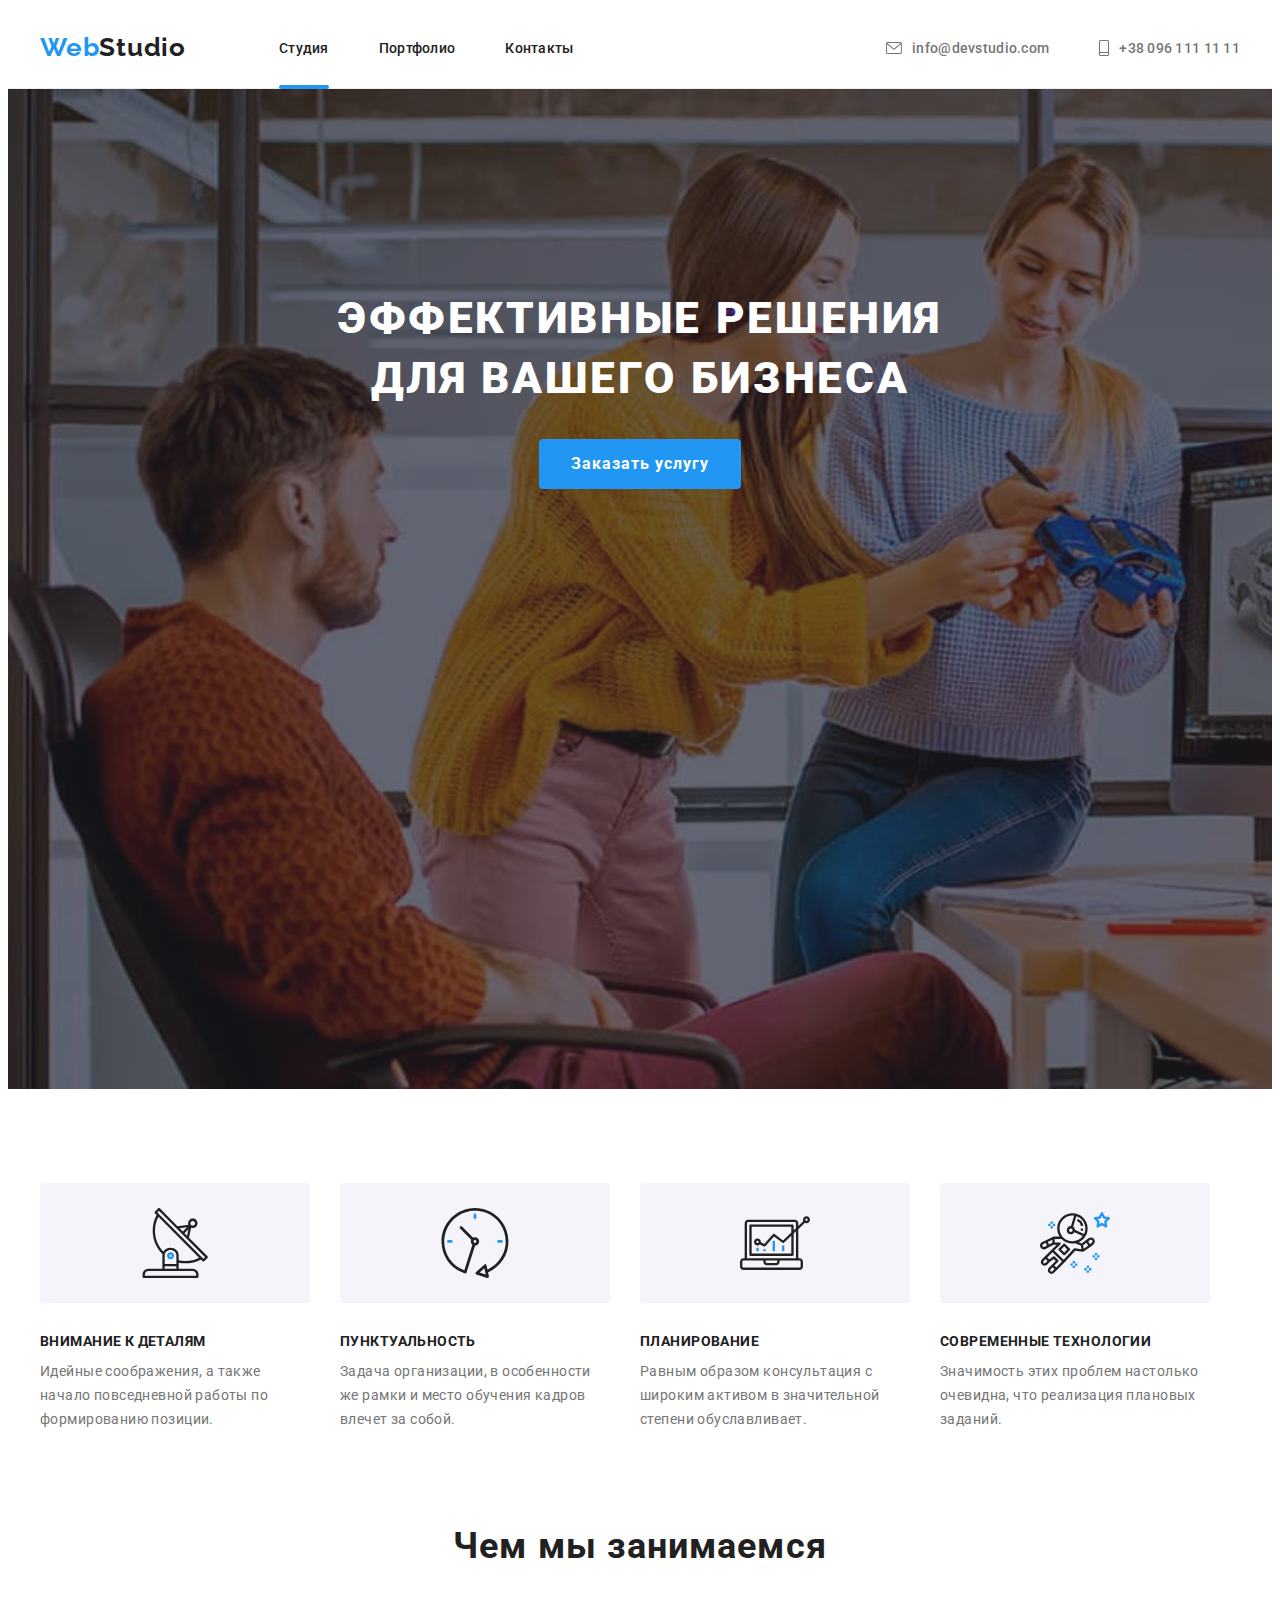
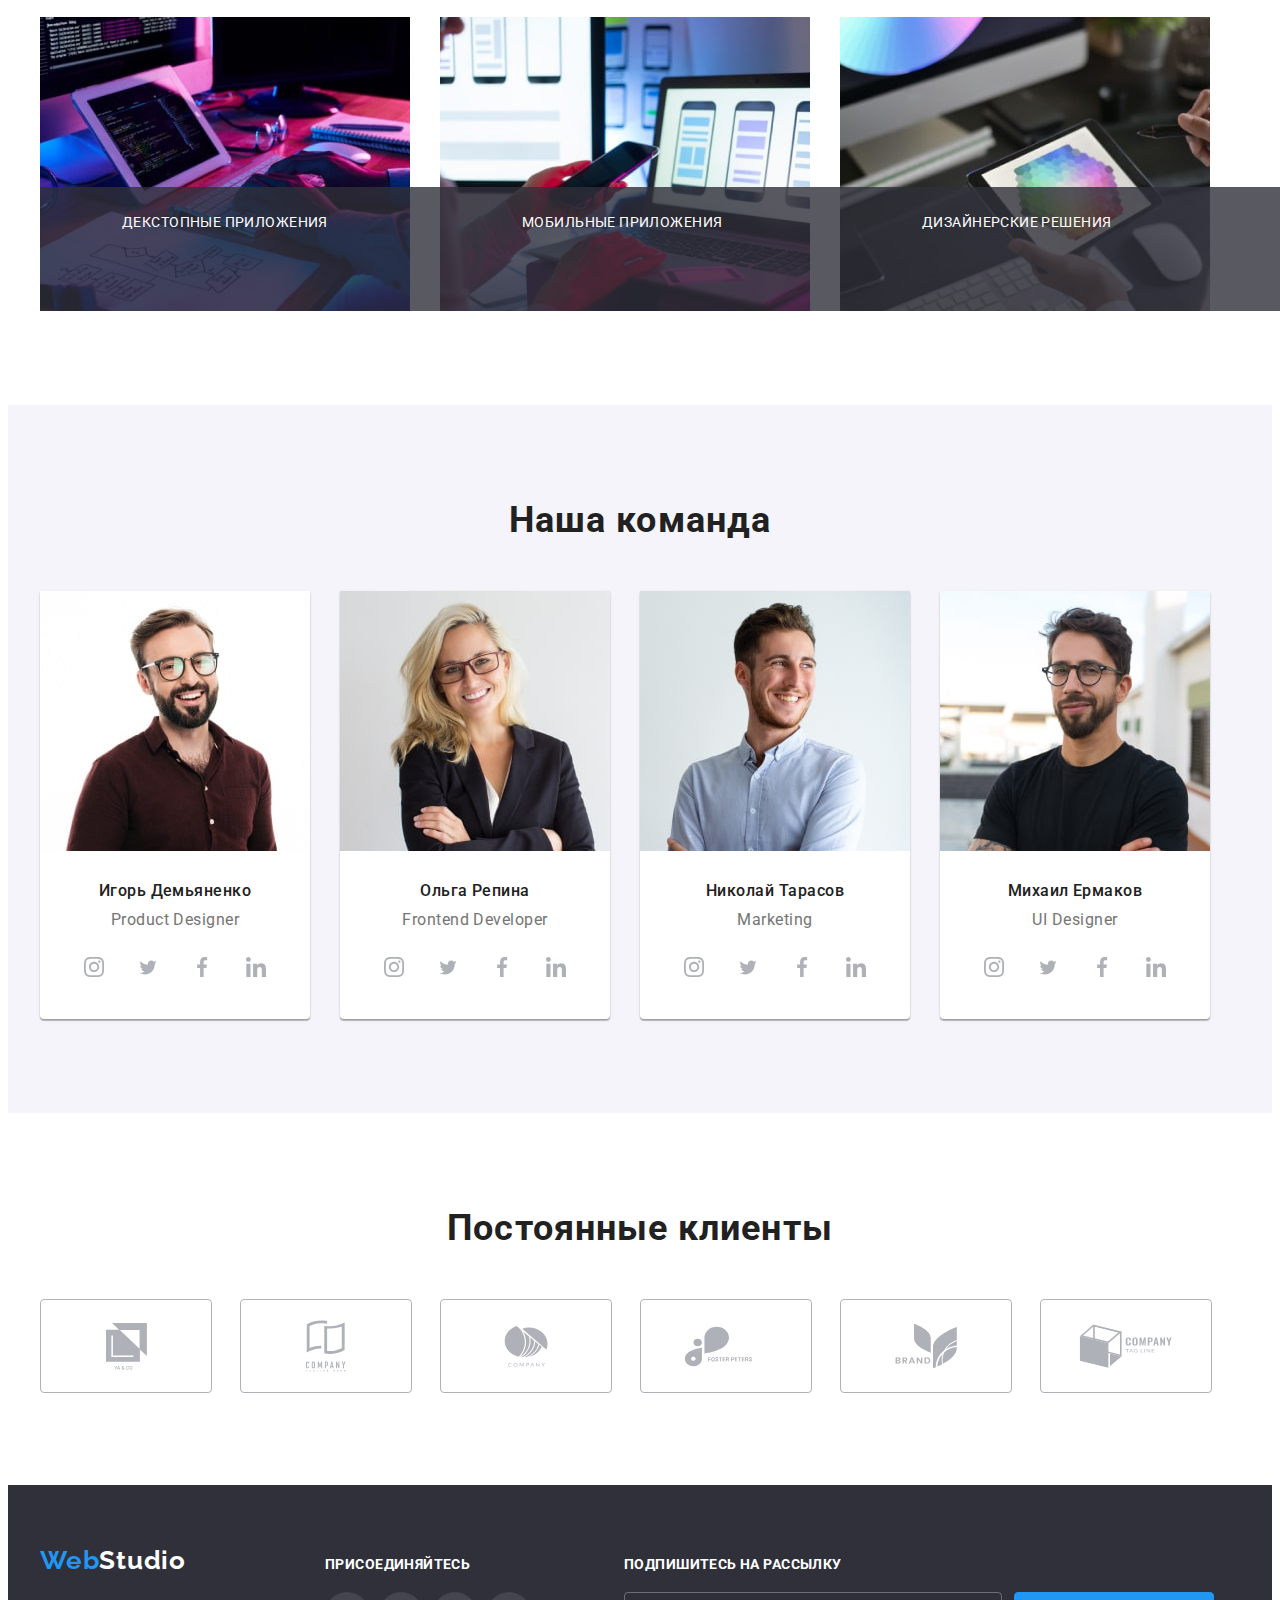
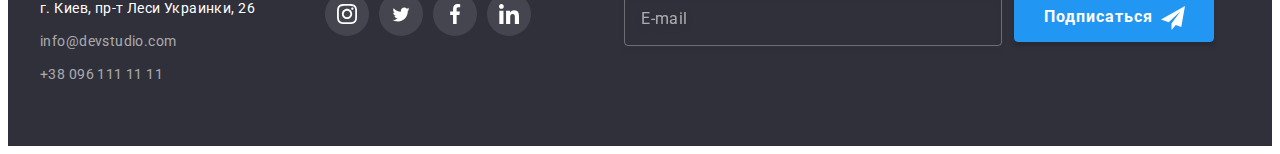
<file: index.html>
<!DOCTYPE html>
<html lang="ru">
  <head>
    <meta charset="UTF-8" />
    <meta http-equiv="X-UA-Compatible" content="IE=edge" />
    <meta name="viewport" content="width=device-width, initial-scale=1.0" />
    <link rel="preconnect" href="https://fonts.googleapis.com" />
    <link rel="preconnect" href="https://fonts.gstatic.com" crossorigin />
    <link
      href="https://fonts.googleapis.com/css2?family=Raleway:wght@700&family=Roboto:wght@400;500;700;900&display=swap"
      rel="stylesheet"
    />
    <title>Студия</title>
    <link
      rel="stylesheet"
      href="https://cdnjs.cloudflare.com/ajax/libs/modern-normalize/1.1.0/modern-normalize.min.css"
      integrity="sha512-wpPYUAdjBVSE4KJnH1VR1HeZfpl1ub8YT/NKx4PuQ5NmX2tKuGu6U/JRp5y+Y8XG2tV+wKQpNHVUX03MfMFn9Q=="
      crossorigin="anonymous"
      referrerpolicy="no-referrer"
    />
    <link rel="stylesheet" href="./css/styles.css" />
  </head>

  <body>
    <!--Хедер-->
    <header class="header">
      <div class="container">
        <a href="" lang="en" class="header-logo link"
          ><span class="header-logo-accent">Web</span>Studio</a
        >
        <nav class="header-nav">
          <ul class="header-list list">
            <li class="header-item">
              <a href="./index.html" class="header-link link current">Студия</a>
            </li>
            <li class="header-item">
              <a href="./portfolio.html" class="header-link link">Портфолио</a>
            </li>
            <li class="header-item">
              <a href="" class="header-link link">Контакты</a>
            </li>
          </ul>
        </nav>
        <div class="header-connect">
          <a href="mailto:info@devstudio.com" class="header-mail link"
            ><svg class="header-mail-icon" width="16" height="12">
              <use href="./images/icons.svg#icon-mail"></use>
            </svg>
            info@devstudio.com</a
          >

          <a href="tel:+380961111111" class="header-tel link">
            <svg class="header-tel-icon" width="10" height="16">
              <use href="./images/icons.svg#icon-tel"></use>
            </svg>
            +38 096 111 11 11
          </a>
        </div>
      </div>
    </header>

    <!--Мейн контент-->

    <main>
      <!--Герой-->
      <section class="hero">
        <div class="container">
          <h1 class="hero-text">Эффективные решения для вашего бизнеса</h1>
          <button type="button" class="hero-btn btn" data-modal-open>
            Заказать услугу
          </button>
        </div>
      </section>

      <!--Преимущества-->

      <section class="benefits section">
        <div class="container">
          <ul class="benefits-list list">
            <li class="benefits-item">
              <div class="benefits-icon">
                <svg class="" width="66" height="70">
                  <use href="./images/icons.svg#icon-benefits-1"></use>
                </svg>
              </div>
              <h3 class="benefits-top-text">Внимание к деталям</h3>
              <p class="benefits-title">
                Идейные соображения, а также начало повседневной работы по
                формированию позиции.
              </p>
            </li>
            <li class="benefits-item">
              <div class="benefits-icon">
                <svg class="" width="70" height="70">
                  <use href="./images/icons.svg#icon-benefits-2"></use>
                </svg>
              </div>
              <h3 class="benefits-top-text">Пунктуальность</h3>
              <p class="benefits-title">
                Задача организации, в особенности же рамки и место обучения
                кадров влечет за собой.
              </p>
            </li>
            <li class="benefits-item">
              <div class="benefits-icon">
                <svg class="" width="70" height="70">
                  <use href="./images/icons.svg#icon-benefits-3"></use>
                </svg>
              </div>
              <h3 class="benefits-top-text">Планирование</h3>
              <p class="benefits-title">
                Равным образом консультация с широким активом в значительной
                степени обуславливает.
              </p>
            </li>
            <li class="benefits-item">
              <div class="benefits-icon">
                <svg class="" width="70" height="70">
                  <use href="./images/icons.svg#icon-benefits-4"></use>
                </svg>
              </div>
              <h3 class="benefits-top-text">Современные технологии</h3>
              <p class="benefits-title">
                Значимость этих проблем настолько очевидна, что реализация
                плановых заданий.
              </p>
            </li>
          </ul>
        </div>
      </section>

      <!--Чем мы занимаемся-->

      <section class="about">
        <div class="container">
          <h2 class="about-text">Чем мы занимаемся</h2>
          <ul class="about-list list">
            <li class="about-item">
              <img
                src="./images/what_wi_do_img01.jpg"
                alt="процес создания веб сайтов"
                width="370"
                height="294"
              />
              <p class="about-item-overlay">ДЕКСТОПНЫЕ ПРИЛОЖЕНИЯ</p>
            </li>
            <li class="about-item">
              <img
                src="./images/what_wi_do_img02.jpg"
                alt="тест готовых решений для различных устройств"
                width="370"
                height="294"
              />
              <p class="about-item-overlay">МОБИЛЬНЫЕ ПРИЛОЖЕНИЯ</p>
            </li>
            <li class="about-item">
              <img
                src="./images/what_wi_do_img03.jpg"
                alt="цветовое решение для веб приложений"
                width="370"
                height="294"
              />
              <p class="about-item-overlay">ДИЗАЙНЕРСКИЕ РЕШЕНИЯ</p>
            </li>
          </ul>
        </div>
      </section>

      <!--Наша команда-->

      <section class="team section">
        <div class="container">
          <h2 class="team-text">Наша команда</h2>
          <ul class="team-list list">
            <li class="team-item">
              <img
                src="./images/our_team_img01.jpg"
                alt="дизайнер"
                width="270"
                height="260"
              />
              <div class="team-item-card-text">
                <h3 class="team-top-text">Игорь Демьяненко</h3>
                <p lang="en" class="team-bottom-text">Product Designer</p>

                <!--Иконки соцсетей-->

                <ul class="team-soc-list list">
                  <li class="team-soc-item">
                    <a href="" class="team-soc-link link"
                      ><svg class="team-soc-icon" width="20" height="20">
                        <use href="./images/icons.svg#icon-instagram"></use>
                      </svg>
                    </a>
                  </li>
                  <li class="team-soc-item">
                    <a href="" class="team-soc-link link"
                      ><svg class="team-soc-icon" width="20" height="17">
                        <use href="./images/icons.svg#icon-twitter"></use>
                      </svg>
                    </a>
                  </li>
                  <li class="team-soc-item">
                    <a href="" class="team-soc-link link"
                      ><svg class="team-soc-icon" width="20" height="20">
                        <use href="./images/icons.svg#icon-facebook"></use>
                      </svg>
                    </a>
                  </li>
                  <li class="team-soc-item">
                    <a href="" class="team-soc-link link"
                      ><svg class="team-soc-icon" width="20" height="20">
                        <use href="./images/icons.svg#icon-linkedin"></use>
                      </svg>
                    </a>
                  </li>
                </ul>
              </div>
            </li>
            <li class="team-item">
              <img
                src="./images/our_team_img02.jpg"
                alt="разработчик"
                width="270"
                height="260"
              />
              <div class="team-item-card-text">
                <h3 class="team-top-text">Ольга Репина</h3>
                <p lang="en" class="team-bottom-text">Frontend Developer</p>

                <!--Иконки соцсетей-->

                <ul class="team-soc-list list">
                  <li class="team-soc-item">
                    <a href="" class="team-soc-link link"
                      ><svg class="team-soc-icon" width="20" height="20">
                        <use href="./images/icons.svg#icon-instagram"></use>
                      </svg>
                    </a>
                  </li>
                  <li class="team-soc-item">
                    <a href="" class="team-soc-link link"
                      ><svg class="team-soc-icon" width="20" height="17">
                        <use href="./images/icons.svg#icon-twitter"></use>
                      </svg>
                    </a>
                  </li>
                  <li class="team-soc-item">
                    <a href="" class="team-soc-link link"
                      ><svg class="team-soc-icon" width="20" height="20">
                        <use href="./images/icons.svg#icon-facebook"></use>
                      </svg>
                    </a>
                  </li>
                  <li class="team-soc-item">
                    <a href="" class="team-soc-link link"
                      ><svg class="team-soc-icon" width="20" height="20">
                        <use href="./images/icons.svg#icon-linkedin"></use>
                      </svg>
                    </a>
                  </li>
                </ul>
              </div>
            </li>
            <li class="team-item">
              <img
                src="./images/our_team_img03.jpg"
                alt="маркетолог"
                width="270"
                height="260"
              />
              <div class="team-item-card-text">
                <h3 class="team-top-text">Николай Тарасов</h3>
                <p lang="en" class="team-bottom-text">Marketing</p>

                <!--Иконки соцсетей-->

                <ul class="team-soc-list list">
                  <li class="team-soc-item">
                    <a href="" class="team-soc-link link"
                      ><svg class="team-soc-icon" width="20" height="20">
                        <use href="./images/icons.svg#icon-instagram"></use>
                      </svg>
                    </a>
                  </li>
                  <li class="team-soc-item">
                    <a href="" class="team-soc-link link"
                      ><svg class="team-soc-icon" width="20" height="17">
                        <use href="./images/icons.svg#icon-twitter"></use>
                      </svg>
                    </a>
                  </li>
                  <li class="team-soc-item">
                    <a href="" class="team-soc-link link"
                      ><svg class="team-soc-icon" width="20" height="20">
                        <use href="./images/icons.svg#icon-facebook"></use>
                      </svg>
                    </a>
                  </li>
                  <li class="team-soc-item">
                    <a href="" class="team-soc-link link"
                      ><svg class="team-soc-icon" width="20" height="20">
                        <use href="./images/icons.svg#icon-linkedin"></use>
                      </svg>
                    </a>
                  </li>
                </ul>
              </div>
            </li>
            <li class="team-item">
              <img
                src="./images/our_team_img04.jpg"
                alt="креативный специалист"
                width="270"
                height="260"
              />
              <div class="team-item-card-text">
                <h3 class="team-top-text">Михаил Ермаков</h3>
                <p lang="en" class="team-bottom-text">UI Designer</p>

                <!--Иконки соцсетей-->

                <ul class="team-soc-list list">
                  <li class="team-soc-item">
                    <a href="" class="team-soc-link link"
                      ><svg class="team-soc-icon" width="20" height="20">
                        <use href="./images/icons.svg#icon-instagram"></use>
                      </svg>
                    </a>
                  </li>
                  <li class="team-soc-item">
                    <a href="" class="team-soc-link link"
                      ><svg class="team-soc-icon" width="20" height="17">
                        <use href="./images/icons.svg#icon-twitter"></use>
                      </svg>
                    </a>
                  </li>
                  <li class="team-soc-item">
                    <a href="" class="team-soc-link link"
                      ><svg class="team-soc-icon" width="20" height="20">
                        <use href="./images/icons.svg#icon-facebook"></use>
                      </svg>
                    </a>
                  </li>
                  <li class="team-soc-item">
                    <a href="" class="team-soc-link link"
                      ><svg class="team-soc-icon" width="20" height="20">
                        <use href="./images/icons.svg#icon-linkedin"></use>
                      </svg>
                    </a>
                  </li>
                </ul>
              </div>
            </li>
          </ul>
        </div>
      </section>

      <!--Постоянные клиенты-->

      <section class="regular-customers section">
        <div class="container">
          <h2 class="regular-customers-text">Постоянные клиенты</h2>
          <ul class="regular-customers-list list">
            <li class="regular-customers-item">
              <a href="" class="regular-customers-link link">
                <svg class="regular-customers-icon" width="41" height="47">
                  <use href="./images/icons.svg#icon-company-1"></use>
                </svg>
              </a>
            </li>
            <li class="regular-customers-item">
              <a href="" class="regular-customers-link link">
                <svg class="regular-customers-icon" width="40" height="52">
                  <use href="./images/icons.svg#icon-company-2"></use>
                </svg>
              </a>
            </li>
            <li class="regular-customers-item">
              <a href="" class="regular-customers-link link">
                <svg class="regular-customers-icon" width="44" height="42">
                  <use href="./images/icons.svg#icon-company-3"></use>
                </svg>
              </a>
            </li>
            <li class="regular-customers-item">
              <a href="" class="regular-customers-link link">
                <svg class="regular-customers-icon" width="85" height="41">
                  <use href="./images/icons.svg#icon-company-4"></use>
                </svg>
              </a>
            </li>
            <li class="regular-customers-item">
              <a href="" class="regular-customers-link link">
                <svg class="regular-customers-icon" width="63" height="46">
                  <use href="./images/icons.svg#icon-company-5"></use>
                </svg>
              </a>
            </li>
            <li class="regular-customers-item">
              <a href="" class="regular-customers-link link">
                <svg class="regular-customers-icon" width="94" height="44">
                  <use href="./images/icons.svg#icon-company-6"></use>
                </svg>
              </a>
            </li>
          </ul>
        </div>
      </section>
    </main>

    <!--Футер-->

    <footer class="footer">
      <div class="container">
        <div class="footer-contact">
          <a href="" lang="en" class="footer-logo link"
            ><span class="footer-logo-accent">Web</span>Studio</a
          >
          <address class="footer-addres">
            <ul class="footer-addres-list list">
              <li class="footer-addres-item">
                <a
                  href="https://goo.gl/maps/uhnhzUBweCyb7eqA9"
                  target="_blank"
                  rel="noopener nofollow noreferrer"
                  class="footer-addres-link link"
                  >г. Киев, пр-т Леси Украинки, 26</a
                >
              </li>
              <li class="footer-item">
                <a
                  href="mailto:info@devstudio.com"
                  class="footer-addres-mail link"
                  >info@devstudio.com</a
                >
              </li>
              <li class="footer-item">
                <a href="tel:+380961111111" class="footer-addres-tel link"
                  >+38 096 111 11 11</a
                >
              </li>
            </ul>
          </address>
        </div>

        <!--Иконки соцсетей-->

        <div class="footer-soc">
          <h3 class="footer-soc-text">ПРИСОЕДИНЯЙТЕСЬ</h3>
          <ul class="footer-soc-list list">
            <li class="footer-soc-item">
              <a href="" class="footer-soc-link link"
                ><svg class="footer-soc-icon" width="20" height="20">
                  <use href="./images/icons.svg#icon-instagram"></use>
                </svg>
              </a>
            </li>
            <li class="footer-soc-item">
              <a href="" class="footer-soc-link link"
                ><svg class="footer-soc-icon" width="20" height="17">
                  <use href="./images/icons.svg#icon-twitter"></use>
                </svg>
              </a>
            </li>
            <li class="footer-soc-item">
              <a href="" class="footer-soc-link link"
                ><svg class="footer-soc-icon" width="20" height="20">
                  <use href="./images/icons.svg#icon-facebook"></use>
                </svg>
              </a>
            </li>
            <li class="footer-soc-item">
              <a href="" class="footer-soc-link link"
                ><svg class="footer-soc-icon" width="20" height="20">
                  <use href="./images/icons.svg#icon-linkedin"></use>
                </svg>
              </a>
            </li>
          </ul>
        </div>

        <!--Форма подпишись-->
        <div class="subscribe">
          <h3 class="subscribe-title">ПОДПИШИТЕСЬ НА РАССЫЛКУ</h3>
          <form>
            <div class="subscribe-wrap">
              <input
                type="email"
                class="subscribe-input"
                name="subscribe-email"
                placeholder="E-mail"
                required
              />
              <button type="submit" class="subscribe-btn">
                Подписаться<svg class="subscribe-icon" width="24" height="24">
                  <use href="./images/icons.svg#icon-send"></use>
                </svg>
              </button>
            </div>
          </form>
        </div>
      </div>
    </footer>

    <!--Модальное окно-->

    <div class="backdrop is-hidden" data-modal>
      <div class="modal">
        <button type="button" class="modal-close-btn" data-modal-close>
          <svg class="modal-close-icon" width="18" height="18">
            <use href="./images/icons.svg#icon-close-black"></use>
          </svg>
        </button>

        <p class="modal-title">Оставьте свои данные, мы вам перезвоним</p>
        <form>
          <div class="modal-field">
            <label for="user-name" class="modal-label">Имя</label>
            <div class="input-wrap">
              <input
                type="text"
                class="modal-input"
                name="user-name"
                id="user-name"
                required
              />
              <svg class="user-icon" width="18" height="18">
                <use href="./images/icons.svg#icon-user"></use>
              </svg>
            </div>
          </div>

          <div class="modal-field">
            <label for="user-tel" class="modal-label">Телефон</label>
            <div class="input-wrap">
              <input
                type="tel"
                class="modal-input"
                name="user-tel"
                id="user-tel"
                required
              />
              <svg class="user-icon" width="18" height="18">
                <use href="./images/icons.svg#icon-phone"></use>
              </svg>
            </div>
          </div>

          <div class="modal-field">
            <label for="user-email" class="modal-label">Почта</label>
            <div class="input-wrap">
              <input
                type="email"
                class="modal-input"
                name="user-email"
                id="user-email"
                required
              />
              <svg class="user-icon" width="18" height="18">
                <use href="./images/icons.svg#icon-email"></use>
              </svg>
            </div>
          </div>

          <div class="modal-field">
            <label for="user-text" class="modal-label">Комментарий</label>
            <textarea
              name="user-text"
              id="user-text"
              class="modal-text"
              placeholder="Введите текст"
            ></textarea>
          </div>

          <div class="check-field">
            <input
              type="checkbox"
              name="privacy"
              id="privacy"
              value="true"
              class="modal-check visually-hidden"
            />
            <label for="privacy" class="check-text"
              >Соглашаюсь с рассылкой и принимаю<a href="" class="check-link"
                >Условия договора</a
              ></label
            >
          </div>

          <button type="submit" class="submit-btn">Отправить</button>
        </form>
      </div>
    </div>

    <script src="./js/modal.js"></script>
  </body>
</html>
</file>
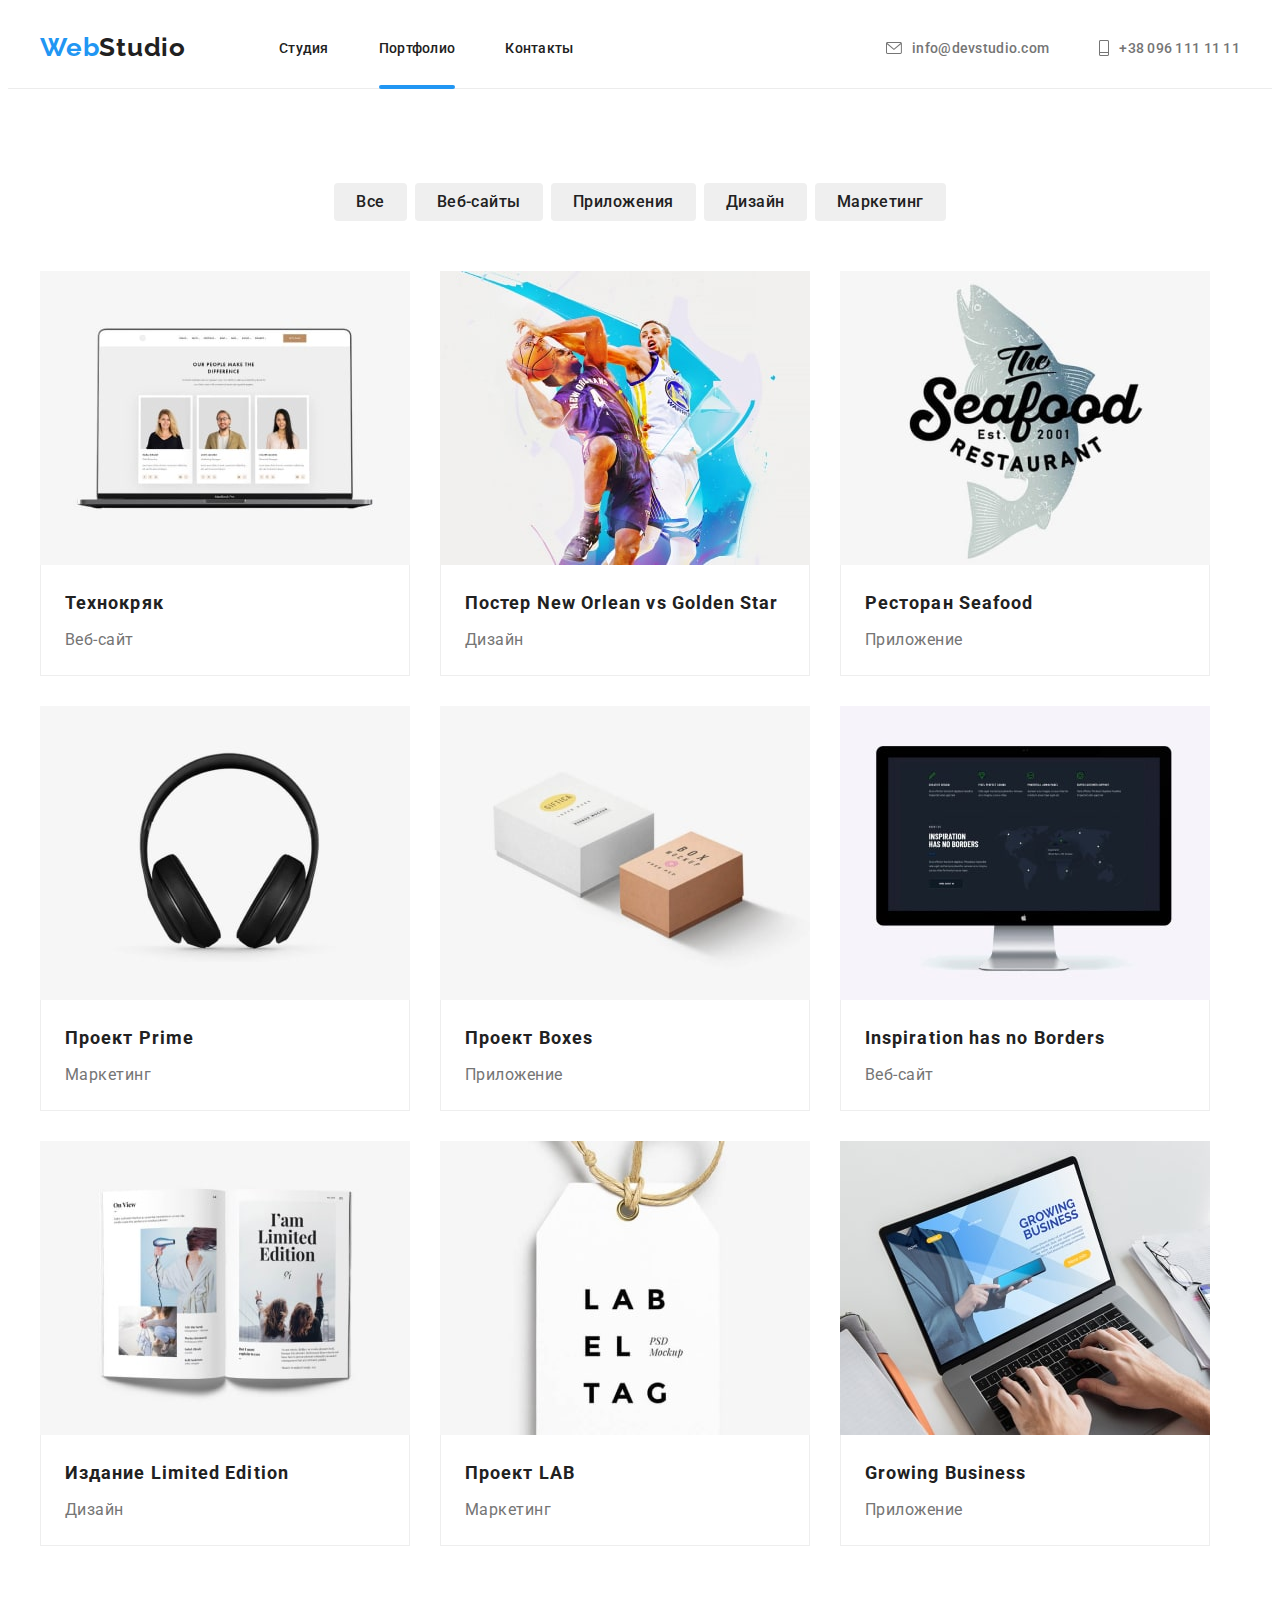
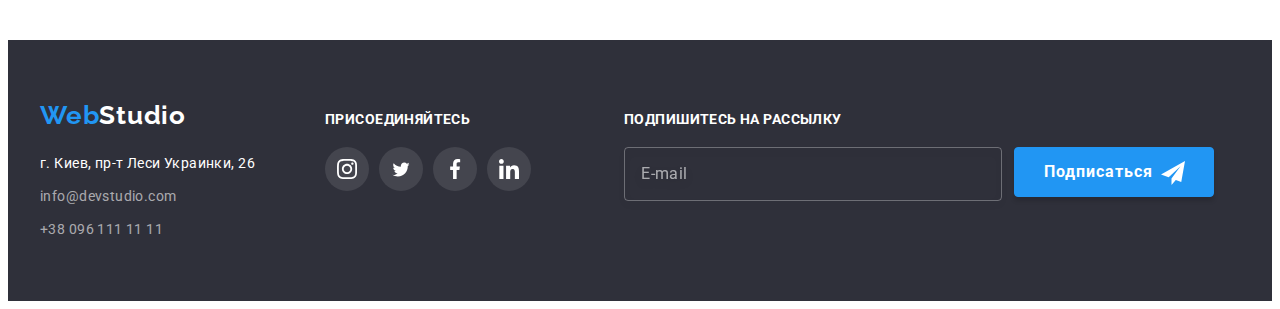
<file: portfolio.html>
<!DOCTYPE html>
<html lang="ru">
  <head>
    <meta charset="UTF-8" />
    <meta http-equiv="X-UA-Compatible" content="IE=edge" />
    <meta name="viewport" content="width=device-width, initial-scale=1.0" />
    <link rel="preconnect" href="https://fonts.googleapis.com" />
    <link rel="preconnect" href="https://fonts.gstatic.com" crossorigin />
    <link
      href="https://fonts.googleapis.com/css2?family=Raleway:wght@700&family=Roboto:wght@400;500;700;900&display=swap"
      rel="stylesheet"
    />
    <title>Портфолио</title>
    <link
      rel="stylesheet"
      href="https://cdnjs.cloudflare.com/ajax/libs/modern-normalize/1.1.0/modern-normalize.min.css"
      integrity="sha512-wpPYUAdjBVSE4KJnH1VR1HeZfpl1ub8YT/NKx4PuQ5NmX2tKuGu6U/JRp5y+Y8XG2tV+wKQpNHVUX03MfMFn9Q=="
      crossorigin="anonymous"
      referrerpolicy="no-referrer"
    />
    <link rel="stylesheet" href="./css/styles.css" />
  </head>
  <body>
    <!--Хедер-->
    <header class="header">
      <div class="container">
        <a href="./index.html" lang="en" class="header-logo link"
          ><span class="header-logo-accent">Web</span>Studio</a
        >
        <nav class="header-nav">
          <ul class="header-list list">
            <li class="header-item">
              <a href="./index.html" class="header-link link">Студия</a>
            </li>
            <li class="header-item">
              <a href="./portfolio.html" class="header-link link current"
                >Портфолио</a
              >
            </li>
            <li class="header-item">
              <a href="" class="header-link link">Контакты</a>
            </li>
          </ul>
        </nav>
        <div class="header-connect">
          <a href="mailto:info@devstudio.com" class="header-mail link"
            ><svg class="header-mail-icon" width="16" height="12">
              <use href="./images/icons.svg#icon-mail"></use>
            </svg>
            info@devstudio.com</a
          >

          <a href="tel:+380961111111" class="header-tel link">
            <svg class="header-tel-icon" width="10" height="16">
              <use href="./images/icons.svg#icon-tel"></use>
            </svg>
            +38 096 111 11 11
          </a>
        </div>
      </div>
    </header>

    <!--Мейн контент-->

    <main>
      <!--Портфолио-->
      <section class="portfolio section">
        <div class="container">
          <h1 class="visually-hidden">Портфолио</h1>
          <ul class="portfolio-list-button list">
            <li class="portfolio-item-button">
              <button type="button" class="portfolio-btn">Все</button>
            </li>
            <li class="portfolio-item-button">
              <button type="button" class="portfolio-btn">Веб-сайты</button>
            </li>
            <li class="portfolio-item-button">
              <button type="button" class="portfolio-btn">Приложения</button>
            </li>
            <li class="portfolio-item-button">
              <button type="button" class="portfolio-btn">Дизайн</button>
            </li>
            <li class="portfolio-item-button">
              <button type="button" class="portfolio-btn">Маркетинг</button>
            </li>
          </ul>

          <ul class="portfolio-list list">
            <li class="portfolio-item">
              <div class="portfolio-item-wrap">
                <a href="" class="portfolio-link"
                  ><img src="./images/web_min1.jpg" alt="Технокряк" width="370"
                /></a>
                <p class="portfolio-item-text">
                  Ресурс предлагает комплексные предложения с разным уровнем
                  функционала и сервисов. Все это позволит посетителю получить
                  исчерпывающие сведения о компании или частном лице.
                </p>
              </div>
              <div class="portfolio-item-card">
                <h2 class="portfolio-top-text">Технокряк</h2>
                <p class="portfolio-title">Веб-сайт</p>
              </div>
            </li>
            <li class="portfolio-item">
              <div class="portfolio-item-wrap">
                <a href="" class="portfolio-link"
                  ><img
                    src="./images/web_min2.jpg"
                    alt="Постер New Orlean vs Golden Star"
                    width="370"
                /></a>
                <p class="portfolio-item-text">
                  Ресурс предлагает комплексные предложения с разным уровнем
                  функционала и сервисов. Все это позволит посетителю получить
                  исчерпывающие сведения о компании или частном лице.
                </p>
              </div>
              <div class="portfolio-item-card">
                <h2 class="portfolio-top-text">
                  Постер<span lang="en"> New Orlean vs Golden Star</span>
                </h2>
                <p class="portfolio-title">Дизайн</p>
              </div>
            </li>
            <li class="portfolio-item">
              <div class="portfolio-item-wrap">
                <a href="" class="portfolio-link"
                  ><img
                    src="./images/web_min3.jpg"
                    alt="Ресторан Seafood"
                    width="370"
                /></a>
                <p class="portfolio-item-text">
                  Ресурс предлагает комплексные предложения с разным уровнем
                  функционала и сервисов. Все это позволит посетителю получить
                  исчерпывающие сведения о компании или частном лице.
                </p>
              </div>
              <div class="portfolio-item-card">
                <h2 class="portfolio-top-text">
                  Ресторан<span lang="en"> Seafood</span>
                </h2>
                <p class="portfolio-title">Приложение</p>
              </div>
            </li>
            <li class="portfolio-item">
              <div class="portfolio-item-wrap">
                <a href="" class="portfolio-link"
                  ><img
                    src="./images/web_min4.jpg"
                    alt="Проект Prime"
                    width="370"
                /></a>
                <p class="portfolio-item-text">
                  Ресурс предлагает комплексные предложения с разным уровнем
                  функционала и сервисов. Все это позволит посетителю получить
                  исчерпывающие сведения о компании или частном лице.
                </p>
              </div>
              <div class="portfolio-item-card">
                <h2 class="portfolio-top-text">
                  Проект<span lang="en"> Prime</span>
                </h2>
                <p class="portfolio-title">Маркетинг</p>
              </div>
            </li>
            <li class="portfolio-item">
              <div class="portfolio-item-wrap">
                <a href="" class="portfolio-link"
                  ><img
                    src="./images/web_min5.jpg"
                    alt="Проект Boxes"
                    width="370"
                /></a>
                <p class="portfolio-item-text">
                  Ресурс предлагает комплексные предложения с разным уровнем
                  функционала и сервисов. Все это позволит посетителю получить
                  исчерпывающие сведения о компании или частном лице.
                </p>
              </div>
              <div class="portfolio-item-card">
                <h2 class="portfolio-top-text">
                  Проект<span lang="en"> Boxes</span>
                </h2>
                <p class="portfolio-title">Приложение</p>
              </div>
            </li>
            <li class="portfolio-item">
              <div class="portfolio-item-wrap">
                <a href="" class="portfolio-link"
                  ><img
                    src="./images/web_min6.jpg"
                    alt="Inspiration has no Borders"
                /></a>
                <p class="portfolio-item-text">
                  Ресурс предлагает комплексные предложения с разным уровнем
                  функционала и сервисов. Все это позволит посетителю получить
                  исчерпывающие сведения о компании или частном лице.
                </p>
              </div>
              <div class="portfolio-item-card">
                <h2 lang="en" class="portfolio-top-text">
                  Inspiration has no Borders
                </h2>
                <p class="portfolio-title">Веб-сайт</p>
              </div>
            </li>
            <li class="portfolio-item">
              <div class="portfolio-item-wrap">
                <a href="" class="portfolio-link"
                  ><img
                    src="./images/web_min7.jpg"
                    alt="Издание Limited Edition"
                    width="370"
                /></a>
                <p class="portfolio-item-text">
                  Ресурс предлагает комплексные предложения с разным уровнем
                  функционала и сервисов. Все это позволит посетителю получить
                  исчерпывающие сведения о компании или частном лице.
                </p>
              </div>
              <div class="portfolio-item-card">
                <h2 class="portfolio-top-text">
                  Издание<span lang="en"> Limited Edition</span>
                </h2>
                <p class="portfolio-title">Дизайн</p>
              </div>
            </li>
            <li class="portfolio-item">
              <div class="portfolio-item-wrap">
                <a href="" class="portfolio-link"
                  ><img
                    src="./images/web_min8.jpg"
                    alt="Проект LAB"
                    width="370"
                /></a>
                <p class="portfolio-item-text">
                  Ресурс предлагает комплексные предложения с разным уровнем
                  функционала и сервисов. Все это позволит посетителю получить
                  исчерпывающие сведения о компании или частном лице.
                </p>
              </div>
              <div class="portfolio-item-card">
                <h2 class="portfolio-top-text">
                  Проект<span lang="en"> LAB</span>
                </h2>
                <p class="portfolio-title">Маркетинг</p>
              </div>
            </li>
            <li class="portfolio-item">
              <div class="portfolio-item-wrap">
                <a href="" class="portfolio-link"
                  ><img
                    src="./images/web_min9.jpg"
                    alt="Growing Business"
                    width="370"
                /></a>
                <p class="portfolio-item-text">
                  Ресурс предлагает комплексные предложения с разным уровнем
                  функционала и сервисов. Все это позволит посетителю получить
                  исчерпывающие сведения о компании или частном лице.
                </p>
              </div>
              <div class="portfolio-item-card">
                <h2 lang="en" class="portfolio-top-text">Growing Business</h2>
                <p class="portfolio-title">Приложение</p>
              </div>
            </li>
          </ul>
        </div>
      </section>
    </main>

    <!--Футер-->

    <footer class="footer">
      <div class="container">
        <div class="footer-contact">
          <a href="./index.html" lang="en" class="footer-logo link"
            ><span class="footer-logo-accent">Web</span>Studio</a
          >
          <address class="footer-addres">
            <ul class="footer-addres-list list">
              <li class="footer-addres-item">
                <a
                  href="https://goo.gl/maps/uhnhzUBweCyb7eqA9"
                  target="_blank"
                  rel="noopener nofollow noreferrer"
                  class="footer-addres-link link"
                  >г. Киев, пр-т Леси Украинки, 26</a
                >
              </li>
              <li class="footer-item">
                <a
                  href="mailto:info@devstudio.com"
                  class="footer-addres-mail link"
                  >info@devstudio.com</a
                >
              </li>
              <li class="footer-item">
                <a href="tel:+380961111111" class="footer-addres-tel link"
                  >+38 096 111 11 11</a
                >
              </li>
            </ul>
          </address>
        </div>

        <!--Иконки соцсетей-->

        <div class="footer-soc">
          <h3 class="footer-soc-text">ПРИСОЕДИНЯЙТЕСЬ</h3>
          <ul class="footer-soc-list list">
            <li class="footer-soc-item">
              <a href="" class="footer-soc-link link"
                ><svg class="footer-soc-icon" width="20" height="20">
                  <use href="./images/icons.svg#icon-instagram"></use>
                </svg>
              </a>
            </li>
            <li class="footer-soc-item">
              <a href="" class="footer-soc-link link"
                ><svg class="footer-soc-icon" width="20" height="17">
                  <use href="./images/icons.svg#icon-twitter"></use>
                </svg>
              </a>
            </li>
            <li class="footer-soc-item">
              <a href="" class="footer-soc-link link"
                ><svg class="footer-soc-icon" width="20" height="20">
                  <use href="./images/icons.svg#icon-facebook"></use>
                </svg>
              </a>
            </li>
            <li class="footer-soc-item">
              <a href="" class="footer-soc-link link"
                ><svg class="footer-soc-icon" width="20" height="20">
                  <use href="./images/icons.svg#icon-linkedin"></use>
                </svg>
              </a>
            </li>
          </ul>
        </div>

        <!--Форма подпишись-->
        <div class="subscribe">
          <h3 class="subscribe-title">ПОДПИШИТЕСЬ НА РАССЫЛКУ</h3>
          <form>
            <div class="subscribe-wrap">
              <input
                type="email"
                class="subscribe-input"
                name="subscribe-email"
                placeholder="E-mail"
                required
              />
              <button type="submit" class="subscribe-btn">
                Подписаться<svg class="subscribe-icon" width="24" height="24">
                  <use href="./images/icons.svg#icon-send"></use>
                </svg>
              </button>
            </div>
          </form>
        </div>
      </div>
    </footer>
  </body>
</html>
</file>
<file: css/styles.css>
p,
h1,
h2,
h3,
h4,
h5,
h6 {
  margin: 0;
}

ol,
ul {
  margin: 0;
  padding-left: 0;
}

img {
  display: block;
}

button {
  cursor: pointer;
}

.container {
  width: 1200px;
  margin: 0 auto;
  padding-left: 15px;
  padding-right: 15px;
  outline: 1px solid transparent;
}

body {
  font-family: "Roboto", "Open Sans", sans-serif;
  color: #212121;
}

:root {
  --main-btn-color: #2196f3;
  --second-btn-color: #ffffff;
  --main-title-color: #ffffff;
  --second-title-color: #2f303a;
  --accent-blu-color: #2196f3;
  --accent-white-color: #ffffff;
}

.list {
  list-style-type: none;
}

.link {
  text-decoration: none;
}

.visually-hidden {
  position: absolute;
  white-space: nowrap;
  width: 1px;
  height: 1px;
  overflow: hidden;
  border: 0;
  padding: 0;
  clip: rect(0 0 0 0);
  clip-path: inset(50%);
  margin: -1px;
}

.btn {
  font-family: inherit;
  background-color: var(--main-btn-color);
  border: none;
  cursor: pointer;
  border-radius: 4px;
}

.section {
  padding-top: 94px;
  padding-bottom: 94px;
}

/*--------Хедер---------*/

.header {
  background-color: #ffffff;
  padding-top: 24px;
  padding-bottom: 25px;
  border-bottom: 1px solid #ececec;
}

.header .container {
  display: flex;
  align-items: center;
}

.header-logo,
.footer-logo {
  font-family: "Raleway";
  font-weight: 700;
  font-size: 26px;
  line-height: calc(31 / 26);
  letter-spacing: 0.03em;
  color: #212121;
}

.header-logo-accent,
.footer-logo-accent {
  font-family: "Raleway";
  font-weight: 700;
  font-size: 26px;
  line-height: calc(31 / 26);
  letter-spacing: 0.03em;
  color: #2196f3;
}
.header-nav {
}

.header-list {
  display: flex;
  align-items: center;
  margin-left: 93px;
}

.header-item {
}

.header-link.current::after {
  content: "";
  position: absolute;
  width: 100%;
  height: 4px;
  border-radius: 2px;
  background-color: var(--accent-blu-color);
  left: 0;
  bottom: -33px;
  transition: color 250ms cubic-bezier(0.4, 0, 0.2, 1);
}

.header-item:not(:last-child) {
  margin-right: 50px;
}

.header-link {
  position: relative;
  font-weight: 500;
  font-size: 14px;
  line-height: calc(16 / 14);
  letter-spacing: 0.02em;
  color: #212121;
  transition: color 250ms cubic-bezier(0.4, 0, 0.2, 1);
}

.header-connect {
  display: flex;
  align-items: center;
  margin-left: auto;
}

.header-mail {
  display: flex;
  align-items: center;
  font-weight: 500;
  font-size: 14px;
  line-height: calc(16 / 14);
  letter-spacing: 0.02em;
  color: #757575;
  margin-right: 50px;
  transition: color 250ms cubic-bezier(0.4, 0, 0.2, 1);
}

.header-mail-icon {
  fill: currentColor;
  margin-right: 10px;
  align-self: center;
}
.header-tel {
  display: flex;
  align-items: center;
  font-weight: 500;
  font-size: 14px;
  line-height: calc(16 / 14);
  letter-spacing: 0.02em;
  color: #757575;
  transition: color 250ms cubic-bezier(0.4, 0, 0.2, 1);
}

.header-tel-icon {
  fill: currentColor;
  margin-right: 10px;
  align-self: center;
}

.header-link:hover,
.header-link:focus,
.header-mail:hover,
.header-mail:focus,
.header-tel:hover,
.header-tel:focus {
  color: var(--accent-blu-color);
}

/*--------Герой---------*/
.hero {
  background-color: #c4c4c4;
  background-image: linear-gradient(
      rgba(47, 48, 58, 0.4),
      rgba(47, 48, 58, 0.4)
    ),
    url(../images/hero-bg.jpg);
  background-repeat: no-repeat;
  background-size: calc(100% - 30px);
  height: 600px;
  max-width: 1600px;
  background-size: cover;
  margin: 0 auto;
  padding-top: 200px;
  padding-bottom: 200px;
}
.hero-text {
  font-weight: 900;
  font-size: 44px;
  line-height: 1.36;
  text-align: center;
  letter-spacing: 0.06em;
  text-transform: uppercase;
  color: var(--accent-white-color);
  max-width: 696px;
  margin: 0 auto;
  margin-bottom: 30px;
}
.hero-btn {
  font-weight: 700;
  font-size: 16px;
  line-height: 1.88;
  display: flex;
  align-items: center;
  text-align: center;
  letter-spacing: 0.06em;
  color: var(--second-btn-color);
  margin: 0 auto;
  padding: 10px 32px 10px 32px;
}

/*--------Преимущества---------*/
.benefits {
  background-color: #ffffff;
}

.benefits-list {
  display: flex;
  flex-direction: row;
}

.benefits-item:not(:last-child) {
  margin-right: 30px;
}

.benefits-icon {
  display: flex;
  width: 270px;
  height: 120px;
  margin-bottom: 30px;
  background-color: #f5f4fa;
  border-radius: 4px;
  justify-content: center;
  align-items: center;
}

.benefits-top-text {
  font-weight: 700;
  font-size: 14px;
  line-height: calc(16 / 14);
  letter-spacing: 0.03em;
  text-transform: uppercase;
  color: #212121;
  margin-bottom: 10px;
}
.benefits-title {
  font-size: 14px;
  line-height: calc(24 / 14);
  letter-spacing: 0.03em;
  color: #757575;
  max-width: 270px;
}

/*--------Чем мы занимаемся---------*/
.about {
  background-color: #ffffff;
  padding-bottom: 94px;
}
.about-text {
  font-weight: 700;
  font-size: 36px;
  line-height: calc(42 / 36);
  text-align: center;
  letter-spacing: 0.03em;
  color: #212121;
  margin-bottom: 50px;
}
.about-list {
  display: flex;
  flex-direction: row;
}
.about-item {
  position: relative;
  overflow: visible;
}

.about-item-overlay {
  position: absolute;
  display: flex;
  flex-wrap: wrap;
  bottom: 0;
  width: 100%;
  height: 70px;
  padding: 27px 82px;
  font-size: 14px;
  line-height: calc(16 / 14);
  text-align: center;
  letter-spacing: 0.03em;
  text-transform: uppercase;
  color: #ffffff;
  background-color: rgba(47, 48, 58, 0.8);
}

.about-item:not(:last-child) {
  margin-right: 30px;
}

/*--------Наша команда---------*/
.team {
  background-color: #f5f4fa;
}
.team-text {
  font-weight: 700;
  font-size: 36px;
  line-height: calc(42 / 36);
  text-align: center;
  letter-spacing: 0.03em;
  color: #212121;
  margin-bottom: 50px;
}
.team-list {
  max-width: 270px;
  display: flex;
  flex-direction: row;
}

.team-item {
  background-color: #ffffff;
  box-shadow: 0px 1px 3px rgba(0, 0, 0, 0.12), 0px 1px 1px rgba(0, 0, 0, 0.14),
    0px 2px 1px rgba(0, 0, 0, 0.2);
  border-radius: 0px 0px 4px 4px;
}

.team-item-card-text {
  padding-top: 30px;
  padding-bottom: 30px;
}

.team-item:not(:last-child) {
  margin-right: 30px;
}

.team-top-text {
  font-weight: 500;
  font-size: 16px;
  line-height: calc(19 / 16);
  text-align: center;
  letter-spacing: 0.03em;
  color: #212121;
  margin-bottom: 10px;
}
.team-bottom-text {
  font-size: 16px;
  line-height: calc(19 / 16);
  text-align: center;
  letter-spacing: 0.03em;
  color: #757575;
}

.team-soc-list {
  display: flex;
  justify-content: center;
  margin-top: 16px;
  margin-left: 0 auto;
}

.team-soc-item {
  width: 44px;
  height: 44px;
}

.team-soc-item:not(:last-child) {
  margin-right: 10px;
}

.team-soc-link {
  width: 100%;
  height: 100%;
  border-radius: 50%;
  background-color: #ffffff;
  display: flex;
  justify-content: center;
  align-items: center;
  transition: background-color 250ms cubic-bezier(0.4, 0, 0.2, 1);
}

.team-soc-icon {
  fill: #afb1b8;
  transition: fill 250ms cubic-bezier(0.4, 0, 0.2, 1);
}

.team-soc-link:hover,
.team-soc-link:focus {
  background-color: var(--accent-blu-color);
}

.team-soc-link:hover .team-soc-icon,
.team-soc-link:focus .team-soc-icon {
  fill: #ffffff;
}

/*----Постоянные клиенты----*/

.regular-customers {
  background-color: #ffffff;
  padding-bottom: 94px;
  padding-top: 94px;
}
.regular-customers-text {
  font-weight: 700;
  font-size: 36px;
  line-height: calc(42 / 36);
  text-align: center;
  letter-spacing: 0.03em;
  color: #212121;
  margin-bottom: 50px;
}
.regular-customers-list {
  display: flex;
  flex-direction: row;
  margin-left: 0 auto;
}

.regular-customers-item {
  width: 170px;
  height: 92px;
  background-color: #ffffff;
}

.regular-customers-item:not(:last-child) {
  margin-right: 30px;
}

.regular-customers-link {
  width: 100%;
  height: 100%;
  background-color: #ffffff;
  border: 1px solid #afb1b8;
  border-radius: 4px;
  display: flex;
  justify-content: center;
  align-items: center;
  transition: border 250ms cubic-bezier(0.4, 0, 0.2, 1);
}

.regular-customers-icon {
  fill: #afb1b8;
  transition: fill 250ms cubic-bezier(0.4, 0, 0.2, 1);
}

.regular-customers-link:hover,
.regular-customers-link:focus {
  border: 1px solid var(--accent-blu-color);
}

.regular-customers-link:hover .regular-customers-icon,
.regular-customers-link:focus .regular-customers-icon {
  fill: var(--accent-blu-color);
}

/*--------Футер---------*/
.footer {
  background-color: #2f303a;
  padding-top: 60px;
  padding-bottom: 60px;
}

.footer .container {
  display: flex;
  align-items: baseline;
}

.footer-contact {
}
.footer-logo {
  color: var(--accent-white-color);
}

.footer-logo-accent {
  color: var(--accent-blu-color);
}
.footer-addres {
}
.footer-addres-list {
}

.footer-addres-item {
  margin-top: 20px;
  margin-bottom: 9px;
}
.footer-addres-link {
  font-style: normal;
  font-weight: 400;
  font-size: 14px;
  line-height: calc(24 / 14);
  letter-spacing: 0.03em;
  color: #ffffff;
  transition: color 250ms cubic-bezier(0.4, 0, 0.2, 1);
}

.footer-addres-mail {
  font-style: normal;
  font-size: 14px;
  line-height: calc(24 / 14);
  letter-spacing: 0.03em;
  color: rgba(255, 255, 255, 0.6);
  transition: color 250ms cubic-bezier(0.4, 0, 0.2, 1);
}
.footer-addres-tel {
  font-style: normal;
  font-size: 14px;
  line-height: calc(24 / 14);
  letter-spacing: 0.03em;
  color: rgba(255, 255, 255, 0.6);
  display: block;
  margin-top: 9px;
  transition: color 250ms cubic-bezier(0.4, 0, 0.2, 1);
}

.footer-addres-link:hover,
.footer-addres-link:focus,
.footer-addres-mail:hover,
.footer-addres-mail:focus,
.footer-addres-tel:hover,
.footer-addres-tel:focus {
  color: var(--accent-blu-color);
}

.footer-soc {
  margin-left: 70px;
}

.footer-soc-text {
  font-family: "Roboto";
  font-style: normal;
  font-weight: 700;
  font-size: 14px;
  line-height: calc(16 / 14);
  letter-spacing: 0.03em;
  text-transform: uppercase;
  color: #ffffff;
  justify-content: center;
}

.footer-soc-list {
  display: flex;
  margin-top: 20px;
}

.footer-soc-item {
  width: 44px;
  height: 44px;
}

.footer-soc-item:not(:last-child) {
  margin-right: 10px;
}

.footer-soc-link {
  width: 100%;
  height: 100%;
  border-radius: 50%;
  background-color: rgba(255, 255, 255, 0.1);
  display: flex;
  justify-content: center;
  align-items: center;
  transition: background-color 250ms cubic-bezier(0.4, 0, 0.2, 1);
}

.footer-soc-icon {
  fill: #ffffff;
}

.footer-soc-link:hover,
.footer-soc-link:focus {
  background-color: var(--accent-blu-color);
}

/*--------Форма подпишись---------*/

.subscribe {
  margin-left: 93px;
}

.subscribe-wrap {
  display: flex;
}

.subscribe-title {
  font-family: "Roboto";
  font-style: normal;
  font-weight: 700;
  font-size: 14px;
  line-height: calc(16 / 14);
  letter-spacing: 0.03em;
  text-transform: uppercase;
  color: #ffffff;
  justify-content: center;
  margin-bottom: 20px;
}

.subscribe-input {
  width: 358px;
  height: 50px;
  border: 1px solid rgba(255, 255, 255, 0.3);
  filter: drop-shadow(0px 4px 4px rgba(0, 0, 0, 0.15));
  border-radius: 4px;
  outline: none;
  background-color: transparent;
  padding-left: 16px;
  align-items: center;
  color: rgba(255, 255, 255, 0.6);
  margin-right: 12px;
}

.subscribe-input::placeholder {
  font-family: "Roboto";
  font-style: normal;
  font-weight: 400;
  font-size: 16px;
  line-height: calc(20 / 16);
  display: flex;
  align-items: center;
  letter-spacing: 0.03em;
  color: rgba(255, 255, 255, 0.6);
}

.subscribe-btn {
  display: flex;
  align-items: center;
  position: relative;
  padding: 10px 62px 10px 29px;
  width: 200px;
  height: 50px;
  background: var(--main-btn-color);
  box-shadow: 0px 4px 4px rgba(0, 0, 0, 0.15);
  border-radius: 4px;
  border: 1px solid var(--main-btn-color);
  font-family: "Roboto";
  font-style: normal;
  font-weight: 700;
  font-size: 16px;
  line-height: calc(30 / 16);
  letter-spacing: 0.06em;
  color: var(--second-btn-color);
  outline: none;
}

.subscribe-icon {
  fill: #ffffff;
  position: absolute;
  right: 28px;
  top: 13px;
}

/*--------Портфолио---------*/

.portfolio {
}

.portfolio-list-button {
  margin-bottom: 50px;
  display: flex;
  flex-direction: row;
  justify-content: center;
}
.portfolio-item-button {
}

.portfolio-item-button:not(:last-child) {
  margin-right: 8px;
}

.portfolio-btn {
  font-family: inherit;
  font-weight: 500;
  font-size: 16px;
  line-height: calc(26 / 16);
  text-align: center;
  letter-spacing: 0.03em;
  color: #212121;
  border: none;
  border-radius: 4px;
  padding: 6px 22px 6px 22px;
  transition: background-color 250ms cubic-bezier(0.4, 0, 0.2, 1),
    color 250ms cubic-bezier(0.4, 0, 0.2, 1),
    box-shadow 250ms cubic-bezier(0.4, 0, 0.2, 1);
}

.portfolio-btn:hover,
.portfolio-btn:focus {
  background-color: var(--accent-blu-color);
  color: var(--accent-white-color);
  box-shadow: 0px 3px 1px rgba(0, 0, 0, 0.1), 0px 1px 2px rgba(0, 0, 0, 0.08),
    0px 2px 2px rgba(0, 0, 0, 0.12);
  border-radius: 4px;
}

.portfolio-list {
  display: flex;
  flex-wrap: wrap;
  flex-basis: calc(100% / 3 - 30px);
  margin-bottom: -30px;
  margin-right: -30px;
}

.portfolio-item {
  min-width: 370px;
  margin-bottom: 30px;
  margin-right: 30px;
  transition: box-shadow 250ms cubic-bezier(0.4, 0, 0.2, 1);
}

.portfolio-item:hover,
.portfolio-item:focus {
  box-shadow: 0px 1px 1px rgba(0, 0, 0, 0.12), 0px 4px 4px rgba(0, 0, 0, 0.06),
    1px 4px 6px rgba(0, 0, 0, 0.16);
}

.portfolio-item-wrap {
  position: relative;
  overflow: hidden;
}
.portfolio-link {
}

.portfolio-item-text {
  position: absolute;
  top: 0;
  height: 100%;
  padding: 63px 24px;
  color: var(--main-title-color);
  background: rgba(33, 150, 243, 0.9);
  font-size: 18px;
  line-height: calc(28 / 18);
  letter-spacing: 0.03em;
  transform: translateY(100%);
  transition: transform 250ms cubic-bezier(0.4, 0, 0.2, 1);
}

.portfolio-item:hover .portfolio-item-text {
  transform: translateY(0%);
}

.portfolio-item-card {
  padding-top: 20px;
  padding-bottom: 20px;
  border-left: 1px solid #eeeeee;
  border-right: 1px solid #eeeeee;
  border-bottom: 1px solid #eeeeee;
}
.portfolio-top-text {
  font-weight: 700;
  font-size: 18px;
  line-height: calc(36 / 18);
  letter-spacing: 0.06em;
  color: #212121;
  padding-left: 24px;
  padding-right: 24px;
}
.portfolio-title {
  font-size: 16px;
  line-height: calc(30 / 16);
  letter-spacing: 0.03em;
  color: #757575;
  margin-top: 4px;
  padding-left: 24px;
  padding-right: 24px;
}

.portfolio-item:nth-child(3n) {
  margin-right: 0;
}

.portfolio-list:nth-child(3n) {
  margin-right: 0;
}

/*--------Модальное окно---------*/

.backdrop {
  width: 100%;
  height: 100%;
  background-color: rgba(0, 0, 0, 0.2);
  position: fixed;
  top: 0;
  transition: opacity 250ms, visibility 250ms;
}

.backdrop.is-hidden .modal {
  transform: translate(-50%, -50%) scale(0) rotate(90deg);
}

.is-hidden {
  visibility: hidden;
  opacity: 0;
  pointer-events: none;
}

.no-scroll {
  overflow: hidden;
}

.modal {
  width: 528px;
  height: 581px;
  background-color: #ffffff;
  box-shadow: 0px 1px 3px rgba(0, 0, 0, 0.12), 0px 1px 1px rgba(0, 0, 0, 0.14),
    0px 2px 1px rgba(0, 0, 0, 0.2);
  border-radius: 4px;
  position: absolute;
  top: 50%;
  left: 50%;
  transform: translate(-50%, -50%) scale(1) rotate(0);
  transition: transform 250ms cubic-bezier(0.4, 0, 0.2, 1);
  padding: 40px;
}

.modal-close-btn {
  display: flex;
  justify-content: center;
  align-items: center;
  width: 30px;
  height: 30px;
  border: 1px solid rgba(0, 0, 0, 0.1);
  border-radius: 50%;
  background: transparent;
  position: absolute;
  top: 8px;
  right: 8px;
}

.modal-close-icon {
  transition: transform 250ms cubic-bezier(0.4, 0, 0.2, 1);
}

.modal-close-icon:focus,
.modal-close-icon:hover {
  fill: var(--accent-blu-color);
}

/*--------Содержимое модального окна---------*/

.modal-title {
  font-family: "Roboto";
  font-style: normal;
  font-weight: 700;
  font-size: 20px;
  line-height: calc(23 / 20);
  text-align: center;
  letter-spacing: 0.03em;
  color: #212121;
  margin-bottom: 12px;
}

.modal-field:not(:first-child) {
  margin-top: 10px;
}

.input-wrap {
  position: relative;
}

.user-icon {
  position: absolute;
  left: 15px;
  top: 50%;
  transform: translateY(-50%);
  transition: transform 250ms cubic-bezier(0.4, 0, 0.2, 1);
}

.modal-label {
  font-family: "Roboto";
  font-style: normal;
  font-weight: 400;
  font-size: 12px;
  line-height: calc(14 / 12);
  letter-spacing: 0.01em;
  color: #757575;
  margin-left: auto;
  margin-bottom: 4px;
  display: block;
}

.modal-input {
  width: 100%;
  height: 40px;
  border: 1px solid rgba(33, 33, 33, 0.2);
  border-radius: 4px;
  outline: none;
  padding-left: 42px;
  transition: transform 250ms cubic-bezier(0.4, 0, 0.2, 1);
}

.modal-input:focus {
  border-color: var(--accent-blu-color);
}

.modal-input:focus + .user-icon {
  fill: var(--accent-blu-color);
}

.modal-text {
  width: 100%;
  height: 120px;
  font-size: 14px;
  border: 1px solid rgba(33, 33, 33, 0.2);
  border-radius: 4px;
  resize: none;
  outline: none;
  padding: 12px 16px;
  transition: transform 250ms cubic-bezier(0.4, 0, 0.2, 1);
}

.modal-text::placeholder {
  font-family: "Roboto";
  font-style: normal;
  font-weight: 400;
  font-size: 14px;
  line-height: calc(16 / 14);
  letter-spacing: 0.01em;
  color: rgba(117, 117, 117, 0.5);
}

.modal-text:focus {
  border-color: var(--accent-blu-color);
}

.check-field {
  margin-top: 20px;
}

.check-text {
  font-family: "Roboto";
  font-style: normal;
  font-weight: 400;
  font-size: 14px;
  line-height: calc(24 / 14);
  letter-spacing: 0.03em;
  color: #757575;
  display: flex;
  align-items: center;
}

.check-text::before {
  content: "";
  width: 16px;
  height: 15px;
  border: 2px solid #212121;
  border-radius: 2px;
  margin-right: 9px;
  margin-left: 12px;
  transition: transform 250ms cubic-bezier(0.4, 0, 0.2, 1);
}

.modal-check:checked + .check-text::before {
  background-color: var(--accent-blu-color);
  background-image: url(../images/check.svg);
  border: none;
  background-repeat: no-repeat;
  background-position: center;
}

.modal-check:focus + .check-text::before {
  border-color: var(--accent-blu-color);
}

.check-link {
  font-family: "Roboto";
  font-style: normal;
  font-weight: 400;
  font-size: 14px;
  line-height: calc(24 / 14);
  letter-spacing: 0.03em;
  color: var(--accent-blu-color);
  align-items: center;
  display: flex;
  margin-left: 4px;
}

.submit-btn {
  display: flex;
  margin: 0 auto;
  padding: 10px 55px;
  width: 200px;
  height: 50px;
  align-items: center;
  text-align: center;
  margin-top: 30px;
  background: var(--main-btn-color);
  box-shadow: 0px 4px 4px rgba(0, 0, 0, 0.15);
  border-radius: 4px;
  border: 1px solid var(--main-btn-color);
  font-family: "Roboto";
  font-style: normal;
  font-weight: 700;
  font-size: 16px;
  line-height: calc(30 / 16);
  letter-spacing: 0.06em;
  color: var(--second-btn-color);
  outline: none;
}

.submit-btn:focus {
  background-color: #188ce8;
  box-shadow: 0px 4px 4px rgba(0, 0, 0, 0.15);
  transition: transform 250ms cubic-bezier(0.4, 0, 0.2, 1);
}
</file>
